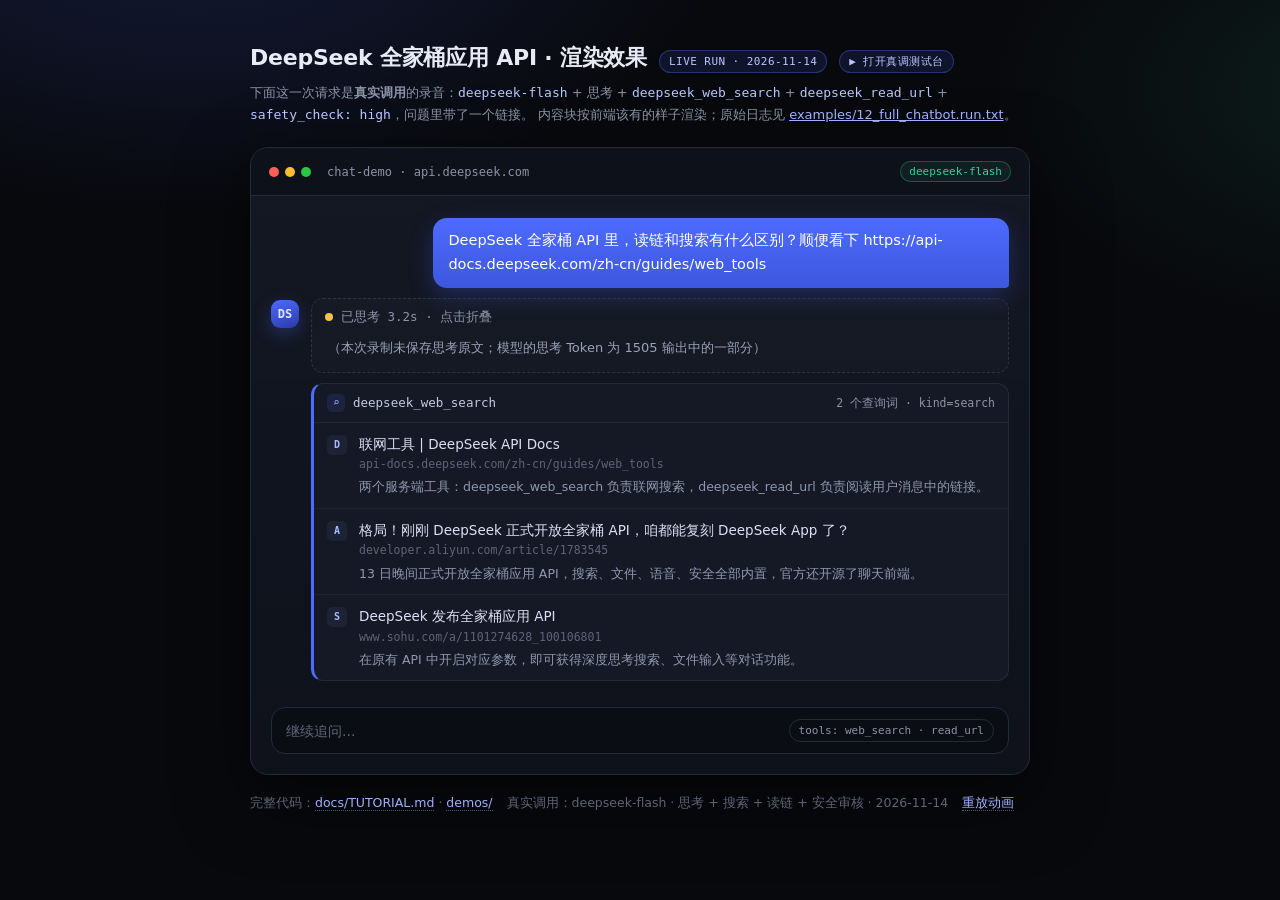
<file: site/index.html>
<!doctype html>
<html lang="zh-CN">
<head>
<meta charset="utf-8">
<meta name="viewport" content="width=device-width, initial-scale=1">
<title>DeepSeek 全家桶 API · 渲染效果演示</title>
<meta name="description" content="DeepSeek 全家桶应用 API 的 chat block 渲染效果：thinking / server_tool_use / web_search_tool_result / web_fetch_tool_result / text + citations。">
<style>
  :root {
    --bg: #08090d;
    --panel: #0f121a;
    --panel-2: #141925;
    --line: #232a3a;
    --text: #e8ebf5;
    --dim: #8b93a7;
    --dimmer: #5d6478;
    --accent: #4d6bfe;
    --accent-soft: rgba(77, 107, 254, .12);
    --green: #35d39a;
    --amber: #f2c14e;
    --mono: ui-monospace, SFMono-Regular, "SF Mono", Menlo, Consolas, monospace;
  }
  * { box-sizing: border-box; }
  html, body { margin: 0; }
  body {
    background:
      radial-gradient(900px 500px at 15% -10%, rgba(77,107,254,.18), transparent 60%),
      radial-gradient(700px 400px at 110% 10%, rgba(53,211,154,.10), transparent 60%),
      var(--bg);
    color: var(--text);
    font: 15px/1.65 -apple-system, BlinkMacSystemFont, "PingFang SC", "Hiragino Sans GB", "Microsoft YaHei", system-ui, sans-serif;
    min-height: 100vh;
    -webkit-font-smoothing: antialiased;
  }
  .page { max-width: 820px; margin: 0 auto; padding: 40px 20px 72px; }

  .hero { display: flex; align-items: baseline; gap: 12px; flex-wrap: wrap; margin-bottom: 6px; }
  .hero h1 { font-size: 22px; margin: 0; letter-spacing: -.01em; }
  .hero .tag {
    font: 11px/1 var(--mono); color: #b9c6ff; background: var(--accent-soft);
    border: 1px solid rgba(77,107,254,.35); border-radius: 999px; padding: 5px 9px; letter-spacing: .04em;
  }
  .sub { color: var(--dim); font-size: 13px; margin: 0 0 22px; }
  .sub code { font-family: var(--mono); color: #b9c6ff; }

  .shell {
    background: linear-gradient(180deg, rgba(20,25,37,.92), rgba(15,18,26,.98));
    border: 1px solid var(--line);
    border-radius: 18px;
    box-shadow: 0 24px 70px rgba(0,0,0,.55), inset 0 1px 0 rgba(255,255,255,.03);
    overflow: hidden;
  }
  .topbar {
    display: flex; align-items: center; gap: 10px;
    padding: 13px 18px; border-bottom: 1px solid var(--line);
    background: rgba(12,15,22,.72);
  }
  .dots { display: flex; gap: 6px; }
  .dots i { width: 10px; height: 10px; border-radius: 50%; background: #2c3446; display: block; }
  .dots i:nth-child(1) { background: #ff5f57; }
  .dots i:nth-child(2) { background: #febc2e; }
  .dots i:nth-child(3) { background: #28c840; }
  .topbar .name { font: 12px/1 var(--mono); color: var(--dim); margin-left: 6px; }
  .topbar .model {
    margin-left: auto; font: 11px/1 var(--mono); color: var(--green);
    border: 1px solid rgba(53,211,154,.3); background: rgba(53,211,154,.08);
    padding: 4px 8px; border-radius: 999px;
  }

  .chat { padding: 22px 20px 8px; display: flex; flex-direction: column; gap: 14px; }

  .turn { display: flex; flex-direction: column; gap: 10px; }
  .user { display: flex; justify-content: flex-end; }
  .user .bubble {
    max-width: 78%; background: linear-gradient(180deg, #4d6bfe, #3d57dd);
    color: #fff; padding: 11px 15px; border-radius: 14px 14px 4px 14px;
    box-shadow: 0 8px 24px rgba(61,87,221,.32); font-size: 14.5px;
  }

  .assistant { display: flex; gap: 12px; align-items: flex-start; }
  .avatar {
    width: 28px; height: 28px; border-radius: 9px; flex: 0 0 28px; margin-top: 2px;
    background: linear-gradient(160deg, #4d6bfe, #2a3aa8); display: grid; place-items: center;
    font: 700 12px/1 var(--mono); color: #dfe6ff; box-shadow: 0 6px 18px rgba(77,107,254,.3);
  }
  .body { flex: 1; min-width: 0; display: flex; flex-direction: column; gap: 10px; }

  details.thinking {
    border: 1px dashed #2b3346; border-radius: 12px; background: rgba(255,255,255,.015);
  }
  details.thinking > summary {
    cursor: pointer; list-style: none; padding: 9px 13px; color: var(--dim);
    font: 12.5px/1.4 var(--mono); display: flex; align-items: center; gap: 8px;
  }
  details.thinking > summary::-webkit-details-marker { display: none; }
  details.thinking .pulse {
    width: 8px; height: 8px; border-radius: 50%; background: var(--amber);
    box-shadow: 0 0 0 0 rgba(242,193,78,.6); animation: pulse 2.2s infinite;
  }
  details.thinking .txt { padding: 2px 16px 14px; color: #9aa3b8; font-size: 13px; white-space: pre-wrap; }

  .tool {
    border: 1px solid var(--line); border-left: 3px solid var(--accent);
    border-radius: 12px; background: var(--panel-2); overflow: hidden;
  }
  .tool .head {
    display: flex; align-items: center; gap: 8px; padding: 10px 13px;
    font: 12.5px/1.4 var(--mono); color: #c3cbe0; border-bottom: 1px solid rgba(35,42,58,.75);
  }
  .tool .head .icon {
    width: 18px; height: 18px; border-radius: 5px; display: grid; place-items: center;
    background: var(--accent-soft); color: #a9baff; font-size: 11px;
  }
  .tool .head .q { color: var(--dim); font-size: 11.5px; margin-left: auto; }
  .results { display: flex; flex-direction: column; }
  .result {
    display: grid; grid-template-columns: 22px 1fr; gap: 10px; padding: 10px 13px;
    text-decoration: none; color: inherit; border-top: 1px solid rgba(35,42,58,.55);
  }
  .result:first-child { border-top: 0; }
  .result:hover { background: rgba(77,107,254,.07); }
  .favicon {
    width: 20px; height: 20px; border-radius: 5px; background: #1c2334; color: #a9baff;
    display: grid; place-items: center; font: 700 10px/1 var(--mono); margin-top: 2px;
  }
  .result .t { color: #dbe2f5; font-size: 13.5px; display: block; }
  .result .u { color: var(--dimmer); font: 11.5px/1.5 var(--mono); word-break: break-all; display: block; margin-top: 1px; }
  .result .sn { color: #8f98ae; font-size: 12.5px; margin-top: 4px; display: -webkit-box; -webkit-line-clamp: 2; -webkit-box-orient: vertical; overflow: hidden; }

  .tool.fetch { border-left-color: var(--green); }
  .tool.fetch .head .icon { background: rgba(53,211,154,.12); color: #7ee7bd; }
  .tool.fetch .head .page { color: #cfe6dd; }

  .answer { font-size: 14.8px; }
  .answer p { margin: 0 0 10px; }
  .answer p:last-child { margin-bottom: 0; }
  .answer strong { color: #fff; }
  .cite {
    font: 600 10px/1 var(--mono); color: #b9c6ff; background: var(--accent-soft);
    border: 1px solid rgba(77,107,254,.35); border-radius: 5px;
    padding: 2px 4px; margin-left: 2px; vertical-align: 2px; cursor: help;
    text-decoration: none;
  }
  .usage {
    font: 11.5px/1.7 var(--mono); color: var(--dimmer);
    border-top: 1px dashed #232a3a; padding-top: 9px;
  }
  .usage b { color: #9aa3b8; font-weight: 600; }

  .composer {
    margin: 18px 20px 20px; display: flex; align-items: center; gap: 10px;
    border: 1px solid var(--line); border-radius: 14px; padding: 11px 14px;
    background: rgba(10,13,19,.85); color: var(--dimmer); font-size: 13.5px;
  }
  .composer .pill {
    margin-left: auto; font: 11px/1 var(--mono); color: var(--dim);
    border: 1px solid var(--line); border-radius: 999px; padding: 5px 9px;
  }

  .foot { display: flex; gap: 14px; flex-wrap: wrap; align-items: center; margin-top: 18px; color: var(--dimmer); font-size: 12.5px; }
  .foot a { color: #9fb0ff; text-decoration: none; border-bottom: 1px dotted rgba(159,176,255,.45); }
  .foot code { font-family: var(--mono); color: #9aa3b8; }

  .enter { animation: rise .45s cubic-bezier(.2,.7,.2,1) both; }
  .no-anim .enter, .no-anim .pulse { animation: none !important; opacity: 1 !important; transform: none !important; }
  @keyframes rise { from { opacity: 0; transform: translateY(8px); } to { opacity: 1; transform: none; } }
  @keyframes pulse { 70% { box-shadow: 0 0 0 7px rgba(242,193,78,0); } 100% { box-shadow: 0 0 0 0 rgba(242,193,78,0); } }
  @media (prefers-reduced-motion: reduce) { .enter { animation: none; } .pulse { animation: none; } }
</style>
</head>
<body>
<div class="page">
  <div class="hero">
    <h1>DeepSeek 全家桶应用 API · 渲染效果</h1>
    <span class="tag">LIVE RUN · 2026-11-14</span>
    <a class="tag" href="playground/" style="text-decoration:none">▶ 打开真调测试台</a>
  </div>
  <p class="sub">
    下面这一次请求是<b>真实调用</b>的录音：<code>deepseek-flash</code> + 思考 + <code>deepseek_web_search</code> +
    <code>deepseek_read_url</code> + <code>safety_check: high</code>，问题里带了一个链接。
    内容块按前端该有的样子渲染；原始日志见
    <a href="https://github.com/JimmyWangJimmy/deepseek-app-api-tutorial/blob/main/examples/runs/12_full_chatbot.run.txt" style="color:#9fb0ff">examples/12_full_chatbot.run.txt</a>。
  </p>

  <div class="shell">
    <div class="topbar">
      <span class="dots"><i></i><i></i><i></i></span>
      <span class="name">chat-demo · api.deepseek.com</span>
      <span class="model">deepseek-flash</span>
    </div>

    <div class="chat" id="chat"></div>

    <div class="composer">
      <span>继续追问…</span>
      <span class="pill">tools: web_search · read_url</span>
    </div>
  </div>

  <div class="foot">
    <span>完整代码：<a href="https://github.com/JimmyWangJimmy/deepseek-app-api-tutorial/blob/main/docs/TUTORIAL.md">docs/TUTORIAL.md</a> · <a href="https://github.com/JimmyWangJimmy/deepseek-app-api-tutorial/tree/main/demos">demos/</a></span>
    <span>真实调用：deepseek-flash · 思考 + 搜索 + 读链 + 安全审核 · 2026-11-14</span>
    <span><a href="#" id="replay">重放动画</a></span>
  </div>
</div>

<script>
const QUESTION = "DeepSeek 全家桶 API 里，读链和搜索有什么区别？顺便看下 https://api-docs.deepseek.com/zh-cn/guides/web_tools";

const THINKING = "（本次录制未保存思考原文；模型的思考 Token 为 1505 输出中的一部分）";

const SEARCH = {
  queries: ["DeepSeek API 读链 搜索 区别", "DeepSeek 全家桶 API web tools 使用说明"],
  results: [
    {
      site: "D", title: "联网工具 | DeepSeek API Docs",
      url: "api-docs.deepseek.com/zh-cn/guides/web_tools",
      snippet: "两个服务端工具：deepseek_web_search 负责联网搜索，deepseek_read_url 负责阅读用户消息中的链接。"
    },
    {
      site: "A", title: "格局！刚刚 DeepSeek 正式开放全家桶 API，咱都能复刻 DeepSeek App 了？",
      url: "developer.aliyun.com/article/1783545",
      snippet: "13 日晚间正式开放全家桶应用 API，搜索、文件、语音、安全全部内置，官方还开源了聊天前端。"
    },
    {
      site: "S", title: "DeepSeek 发布全家桶应用 API",
      url: "www.sohu.com/a/1101274628_100106801",
      snippet: "在原有 API 中开启对应参数，即可获得深度思考搜索、文件输入等对话功能。"
    }
  ]
};

const FETCH = { url: "api-docs.deepseek.com/zh-cn/guides/web_tools", title: "联网工具" };

const ANSWER = [
  `根据官方文档，“读链”和“搜索”是两种定位不同的能力，核心区别在于<b>由谁来决定“看什么”</b>。<a class="cite" href="https://api-docs.deepseek.com/zh-cn/guides/web_tools" title="联网工具">1</a>`,
  `<b>读链 <code>deepseek_read_url</code></b>：主动权在用户。模型只阅读你在消息里明确给出的链接（最多前 10 个不同 URL），像一位专注的文档解析专家。<a class="cite" href="https://api-docs.deepseek.com/zh-cn/guides/web_tools#read-links" title="阅读链接">2</a>`,
  `<b>搜索 <code>deepseek_web_search</code></b>：主动权在模型。它自己判断要不要搜、生成查询词，关思考时是“搜一次带引用作答”，开思考后升级为多步的<b>深度思考搜索</b>（搜索 → 打开网页 → 页内查找，最多约 20 次工具调用）。<a class="cite" href="https://api-docs.deepseek.com/zh-cn/guides/web_tools#search-while-thinking" title="深度思考搜索">3</a>`,
  `两者的关系有一条容易忽略的规则：<b>同时开启思考并声明了搜索工具时，本轮走深度思考搜索，读链不单独执行</b>；想让读链生效就关思考或只声明 <code>deepseek_read_url</code>。另外 <code>tool_choice</code> 不能强制指定这两个工具。<a class="cite" href="https://api-docs.deepseek.com/zh-cn/guides/web_tools#declare-tools" title="声明工具">4</a>`
];

const USAGE = `input <b>12,625</b> · output <b>1,505</b> · tool_search <b>2</b> · tool_fetch <b>1</b> · model <b>deepseek-flash</b>`;

const chat = document.getElementById("chat");
const staticMode = location.hash.includes("static");

function el(tag, cls, html) {
  const node = document.createElement(tag);
  if (cls) node.className = cls;
  if (html != null) node.innerHTML = html;
  return node;
}

function addTurn() {
  chat.innerHTML = "";
  const turn = el("div", "turn");

  const user = el("div", "user");
  user.appendChild(el("div", "bubble", QUESTION));
  turn.appendChild(user);

  const assistant = el("div", "assistant");
  assistant.appendChild(el("div", "avatar", "DS"));
  const body = el("div", "body");
  assistant.appendChild(body);
  turn.appendChild(assistant);
  chat.appendChild(turn);
  return body;
}

function renderThinking(body) {
  const box = el("details", "thinking enter");
  box.open = true;
  box.innerHTML = `<summary><span class="pulse"></span>已思考 3.2s · 点击折叠</summary>
    <div class="txt">${THINKING.replace(/</g, "&lt;")}</div>`;
  body.appendChild(box);
  return box;
}

function renderSearch(body) {
  const card = el("div", "tool enter");
  const head = el("div", "head",
    `<span class="icon">⌕</span><span>deepseek_web_search</span>
     <span class="q">${SEARCH.queries.length} 个查询词 · kind=search</span>`);
  card.appendChild(head);
  const list = el("div", "results");
  SEARCH.results.forEach((r, i) => {
    const a = el("a", "result");
    a.href = "#";
    a.innerHTML = `<span class="favicon">${r.site}</span>
      <span><span class="t">${r.title}</span>
      <span class="u">${r.url}</span>
      <span class="sn">${r.snippet}</span></span>`;
    list.appendChild(a);
  });
  card.appendChild(list);
  body.appendChild(card);
  return card;
}

function renderFetch(body) {
  const card = el("div", "tool fetch enter");
  card.innerHTML = `<div class="head"><span class="icon">↓</span>
    <span>deepseek_read_url</span>
    <span class="q">kind=deep_search · open_page</span></div>
    <div class="results"><div class="result" style="grid-template-columns:22px 1fr">
      <span class="favicon">D</span>
      <span><span class="t">${FETCH.title}</span><span class="u">${FETCH.url}</span></span>
    </div></div>`;
  body.appendChild(card);
  return card;
}

function renderAnswer(body) {
  const wrap = el("div", "answer enter");
  ANSWER.forEach(p => wrap.appendChild(el("p", null, p)));
  const usage = el("div", "usage enter", `usage · ${USAGE}`);
  body.appendChild(wrap);
  body.appendChild(usage);
  return wrap;
}

function runAnimated() {
  const body = addTurn();
  const steps = [
    () => renderThinking(body),
    () => renderSearch(body),
    () => renderFetch(body),
    () => renderAnswer(body)
  ];
  let i = 0;
  (function next() {
    if (i >= steps.length) return;
    steps[i++]();
    setTimeout(next, 900);
  })();
}

function runStatic() {
  document.documentElement.classList.add("no-anim");
  const body = addTurn();
  renderThinking(body).open = false;
  renderSearch(body);
  renderFetch(body);
  renderAnswer(body);
}

document.getElementById("replay").addEventListener("click", e => {
  e.preventDefault();
  runAnimated();
});

(staticMode ? runStatic : runAnimated)();
</script>
</body>
</html>
</file>
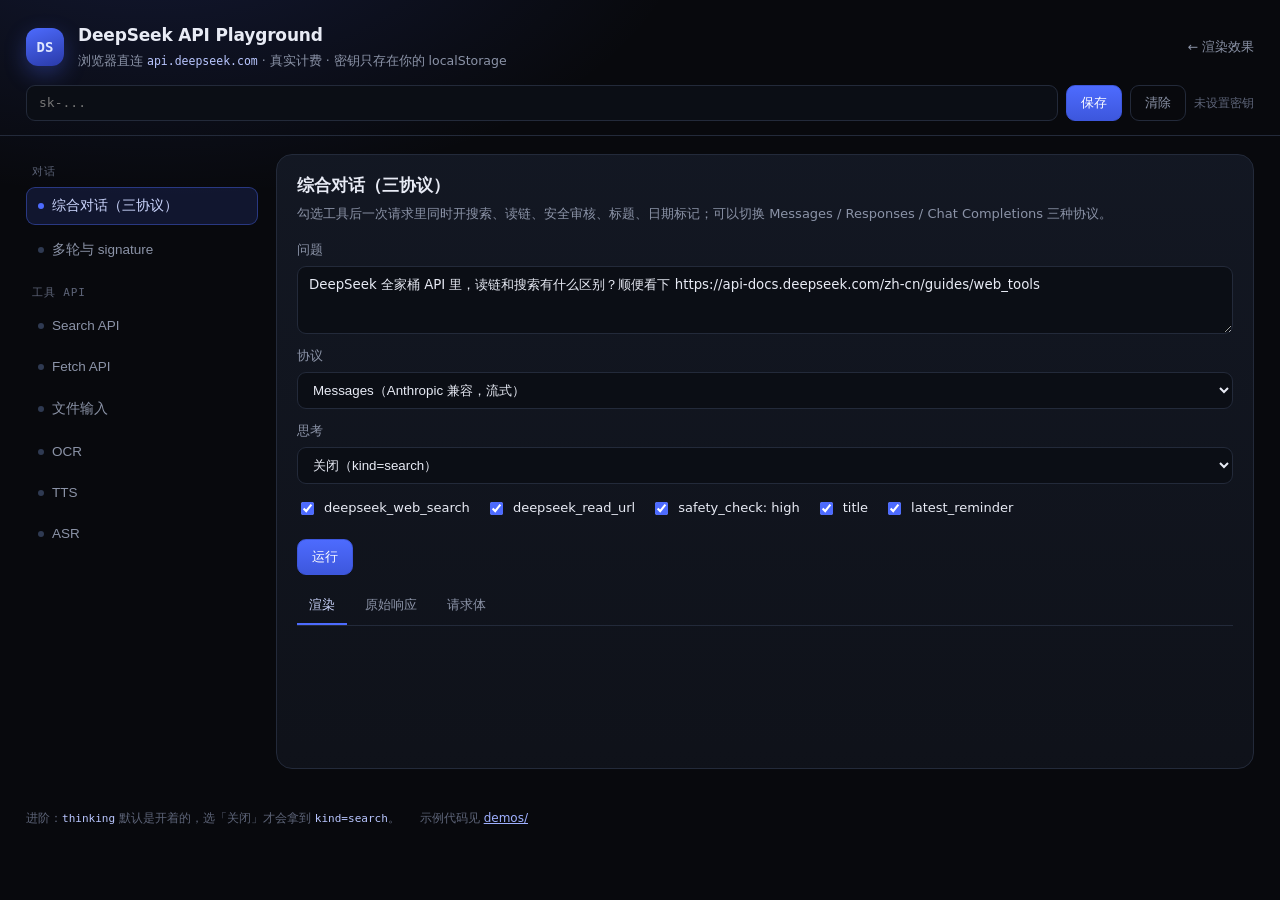
<file: site/playground/index.html>
<!doctype html>
<html lang="zh-CN">
<head>
<meta charset="utf-8">
<meta name="viewport" content="width=device-width, initial-scale=1">
<title>DeepSeek API Playground · 浏览器真调</title>
<link rel="icon" href="data:image/svg+xml,%3Csvg xmlns='http://www.w3.org/2000/svg' viewBox='0 0 32 32'%3E%3Crect width='32' height='32' rx='8' fill='%234d6bfe'/%3E%3Ctext x='16' y='22' font-size='15' font-family='monospace' fill='white' text-anchor='middle'%3EDS%3C/text%3E%3C/svg%3E">
<link rel="stylesheet" href="style.css">
</head>
<body>
<header class="top">
  <div class="brand">
    <span class="logo">DS</span>
    <div>
      <h1>DeepSeek API Playground</h1>
      <p>浏览器直连 <code>api.deepseek.com</code> · 真实计费 · 密钥只存在你的 localStorage</p>
    </div>
    <a class="back" href="../index.html">← 渲染效果</a>
  </div>
  <div class="keybar">
    <input id="key" type="password" placeholder="sk-..." autocomplete="off" spellcheck="false">
    <button id="saveKey" class="btn primary">保存</button>
    <button id="clearKey" class="btn ghost">清除</button>
    <span id="keyState" class="hint"></span>
  </div>
</header>

<main class="layout">
  <nav class="caps" id="caps"></nav>

  <section class="panel">
    <div class="panel-head">
      <h2 id="capTitle">—</h2>
      <p id="capDesc"></p>
    </div>

    <div class="form" id="form"></div>

    <div class="runrow">
      <button id="run" class="btn primary">运行</button>
      <span id="status" class="status"></span>
      <span id="cost" class="hint"></span>
    </div>

    <div class="tabs" id="tabs">
      <button data-tab="render" class="tab active">渲染</button>
      <button data-tab="raw" class="tab">原始响应</button>
      <button data-tab="req" class="tab">请求体</button>
    </div>

    <div class="out" id="out"></div>
  </section>
</main>

<footer class="foot">
  <span>进阶：<code>thinking</code> 默认是开着的，选「关闭」才会拿到 <code>kind=search</code>。</span>
  <span>示例代码见 <a href="https://github.com/JimmyWangJimmy/deepseek-app-api-tutorial/tree/main/demos">demos/</a></span>
</footer>

<script src="app.js"></script>
</body>
</html>
</file>
<file: site/playground/style.css>
:root {
  --bg: #08090d;
  --panel: #0f121a;
  --panel-2: #141925;
  --line: #232a3a;
  --text: #e8ebf5;
  --dim: #8b93a7;
  --dimmer: #5d6478;
  --accent: #4d6bfe;
  --accent-soft: rgba(77, 107, 254, .14);
  --green: #35d39a;
  --red: #ff6b6b;
  --amber: #f2c14e;
  --mono: ui-monospace, SFMono-Regular, "SF Mono", Menlo, Consolas, monospace;
}
* { box-sizing: border-box; }
html, body { margin: 0; }
body {
  background: radial-gradient(900px 480px at 12% -10%, rgba(77,107,254,.16), transparent 60%), var(--bg);
  color: var(--text);
  font: 14.5px/1.6 -apple-system, BlinkMacSystemFont, "PingFang SC", "Microsoft YaHei", system-ui, sans-serif;
  min-height: 100vh;
}
code { font-family: var(--mono); color: #b9c6ff; font-size: .92em; }
a { color: #9fb0ff; }

.top { padding: 22px 26px 14px; border-bottom: 1px solid var(--line); }
.brand { display: flex; align-items: center; gap: 14px; }
.logo {
  width: 38px; height: 38px; border-radius: 12px; display: grid; place-items: center;
  background: linear-gradient(160deg, #4d6bfe, #2a3aa8); font: 700 14px/1 var(--mono); color: #dfe6ff;
  box-shadow: 0 8px 22px rgba(77,107,254,.32); flex: 0 0 38px;
}
.brand h1 { font-size: 17px; margin: 0; letter-spacing: -.01em; }
.brand p { margin: 2px 0 0; color: var(--dim); font-size: 12.5px; }
.back { margin-left: auto; font-size: 12.5px; text-decoration: none; color: var(--dim); }
.back:hover { color: #9fb0ff; }

.keybar { display: flex; gap: 8px; align-items: center; margin-top: 14px; flex-wrap: wrap; }
.keybar input {
  flex: 1 1 260px; min-width: 200px; background: #0b0e15; border: 1px solid var(--line);
  color: var(--text); border-radius: 9px; padding: 9px 12px; font: 13px/1.2 var(--mono); outline: none;
}
.keybar input:focus { border-color: #3a4d8f; box-shadow: 0 0 0 3px rgba(77,107,254,.16); }

.btn {
  border: 1px solid var(--line); background: #121722; color: var(--text);
  border-radius: 9px; padding: 8px 14px; font-size: 13px; cursor: pointer; white-space: nowrap;
}
.btn:hover { border-color: #35405a; background: #17202f; }
.btn.primary { background: linear-gradient(180deg, #4d6bfe, #3d57dd); border-color: #3d57dd; color: #fff; }
.btn.primary:hover { filter: brightness(1.06); }
.btn.ghost { background: transparent; color: var(--dim); }
.btn:disabled { opacity: .55; cursor: default; }
.hint { color: var(--dimmer); font-size: 12px; }
.status { color: var(--dim); font-size: 12.5px; font-family: var(--mono); }

.layout { display: grid; grid-template-columns: 232px minmax(0, 1fr); gap: 18px; padding: 18px 26px 40px; align-items: start; }
@media (max-width: 860px) { .layout { grid-template-columns: 1fr; } }

.caps { display: flex; flex-direction: column; gap: 6px; position: sticky; top: 16px; }
.caps .group { color: var(--dimmer); font: 11px/1 var(--mono); text-transform: uppercase; letter-spacing: .08em; margin: 12px 0 4px 6px; }
.caps button {
  text-align: left; background: transparent; border: 1px solid transparent; color: var(--dim);
  padding: 9px 11px; border-radius: 9px; cursor: pointer; font-size: 13.5px; display: flex; gap: 8px; align-items: center;
}
.caps button:hover { background: #111722; color: var(--text); }
.caps button.active { background: var(--accent-soft); border-color: rgba(77,107,254,.4); color: #cdd7ff; }
.caps button .dot { width: 6px; height: 6px; border-radius: 50%; background: #2f3a52; }
.caps button.active .dot { background: var(--accent); }

.panel { background: linear-gradient(180deg, rgba(20,25,37,.9), rgba(15,18,26,.98)); border: 1px solid var(--line); border-radius: 16px; padding: 18px 20px 22px; min-height: 420px; }
.panel-head h2 { margin: 0 0 4px; font-size: 16.5px; }
.panel-head p { margin: 0 0 16px; color: var(--dim); font-size: 13px; }

.form { display: flex; flex-direction: column; gap: 12px; }
.field { display: flex; flex-direction: column; gap: 6px; }
.field label { font-size: 12.5px; color: var(--dim); display: flex; gap: 8px; align-items: center; }
.field textarea, .field input[type=text], .field input[type=number], .field select {
  background: #0b0e15; border: 1px solid var(--line); color: var(--text); border-radius: 9px;
  padding: 9px 11px; font: 13.5px/1.55 inherit; outline: none; width: 100%;
}
.field textarea { min-height: 68px; resize: vertical; font-family: inherit; }
.field textarea.mono { font-family: var(--mono); font-size: 12.5px; }
.field input:focus, .field textarea:focus, .field select:focus { border-color: #3a4d8f; box-shadow: 0 0 0 3px rgba(77,107,254,.14); }
.row { display: flex; gap: 14px; flex-wrap: wrap; }
.row > * { flex: 1 1 160px; }
.checks { display: flex; gap: 16px; flex-wrap: wrap; padding: 2px 0; }
.checks label { font-size: 13px; color: var(--text); display: flex; gap: 7px; align-items: center; cursor: pointer; }
.checks input { accent-color: var(--accent); }
.filebox { border: 1px dashed #2b3346; border-radius: 10px; padding: 12px; color: var(--dim); font-size: 12.5px; }

.runrow { display: flex; align-items: center; gap: 12px; margin: 18px 0 6px; flex-wrap: wrap; }

.tabs { display: flex; gap: 6px; border-bottom: 1px solid var(--line); margin-top: 12px; }
.tab { background: transparent; border: 0; border-bottom: 2px solid transparent; color: var(--dim); padding: 9px 12px; cursor: pointer; font-size: 13px; }
.tab.active { color: #cdd7ff; border-bottom-color: var(--accent); }

.out { padding-top: 14px; min-height: 120px; }
.out pre {
  margin: 0; background: #0a0d14; border: 1px solid var(--line); border-radius: 10px; padding: 14px;
  font: 12px/1.6 var(--mono); color: #b9c2d6; overflow: auto; max-height: 520px; white-space: pre-wrap; word-break: break-word;
}
.empty { color: var(--dimmer); font-size: 13px; }

/* 渲染块 */
.turn { display: flex; flex-direction: column; gap: 10px; }
.user { display: flex; justify-content: flex-end; }
.user .bubble { max-width: 80%; background: linear-gradient(180deg, #4d6bfe, #3d57dd); color: #fff; padding: 10px 14px; border-radius: 13px 13px 4px 13px; font-size: 14px; }
.block { border: 1px solid var(--line); border-radius: 11px; background: var(--panel-2); overflow: hidden; }
.block > .head { display: flex; gap: 8px; align-items: center; padding: 9px 12px; font: 12px/1.4 var(--mono); color: #c3cbe0; border-bottom: 1px solid rgba(35,42,58,.75); }
.block.thinking { border-style: dashed; }
.block.thinking > .head { border-bottom: 0; color: var(--dim); cursor: pointer; }
.block.thinking .txt { padding: 0 14px 12px; color: #9aa3b8; font-size: 12.5px; white-space: pre-wrap; display: none; }
.block.thinking.open .txt { display: block; }
.block.tool { border-left: 3px solid var(--accent); }
.block.fetch { border-left-color: var(--green); }
.result { display: grid; grid-template-columns: 20px 1fr; gap: 9px; padding: 9px 12px; border-top: 1px solid rgba(35,42,58,.55); }
.result:first-child { border-top: 0; }
.result .fav { width: 18px; height: 18px; border-radius: 4px; background: #1c2334; color: #a9baff; display: grid; place-items: center; font: 700 9px/1 var(--mono); margin-top: 2px; }
.result .t { color: #dbe2f5; font-size: 13px; display: block; }
.result .u { color: var(--dimmer); font: 11px/1.5 var(--mono); word-break: break-all; display: block; margin-top: 1px; }
.result .sn { color: #8f98ae; font-size: 12px; margin-top: 4px; display: block; }
.answer { font-size: 14px; }
.answer p { margin: 0 0 9px; }
.cite { font: 600 9.5px/1 var(--mono); color: #b9c6ff; background: var(--accent-soft); border: 1px solid rgba(77,107,254,.35); border-radius: 4px; padding: 2px 4px; margin-left: 2px; vertical-align: 2px; text-decoration: none; }
.usage { font: 11px/1.7 var(--mono); color: var(--dimmer); border-top: 1px dashed #232a3a; padding-top: 8px; margin-top: 8px; }
.err { border: 1px solid rgba(255,107,107,.45); background: rgba(255,107,107,.08); color: #ffb3b3; border-radius: 10px; padding: 12px; font: 12px/1.6 var(--mono); white-space: pre-wrap; }
.audio { width: 100%; margin-top: 4px; }
.meta { color: var(--dimmer); font: 11.5px/1.7 var(--mono); }

.foot { display: flex; gap: 20px; flex-wrap: wrap; padding: 0 26px 30px; color: var(--dimmer); font-size: 12px; }

/* markdown */
.answer-text { font-size: 14px; }
.answer-text p { margin: 0 0 9px; }
.answer-text h4 { margin: 14px 0 6px; font-size: 14px; color: #dfe6ff; }
.answer-text ul { margin: 6px 0 10px; padding-left: 20px; }
.answer-text li { margin: 3px 0; color: #cfd6e6; }
.answer-text blockquote { margin: 8px 0; padding-left: 10px; border-left: 2px solid #2b3346; color: var(--dim); }
.answer-text code { background: #0b0e15; border: 1px solid var(--line); border-radius: 4px; padding: 1px 4px; }
.answer-text pre.md-code { background: #0a0d14; border: 1px solid var(--line); border-radius: 9px; padding: 11px; overflow: auto; font: 12px/1.6 var(--mono); }
.answer-text pre.md-code code { border: 0; background: none; padding: 0; }
table.md-table { border-collapse: collapse; margin: 8px 0 12px; font-size: 12.5px; width: 100%; display: block; overflow-x: auto; }
table.md-table th, table.md-table td { border: 1px solid var(--line); padding: 6px 9px; text-align: left; vertical-align: top; }
table.md-table th { background: #151b28; color: #c3cbe0; font-weight: 600; }
table.md-table td { color: #b9c2d6; }
</file>
